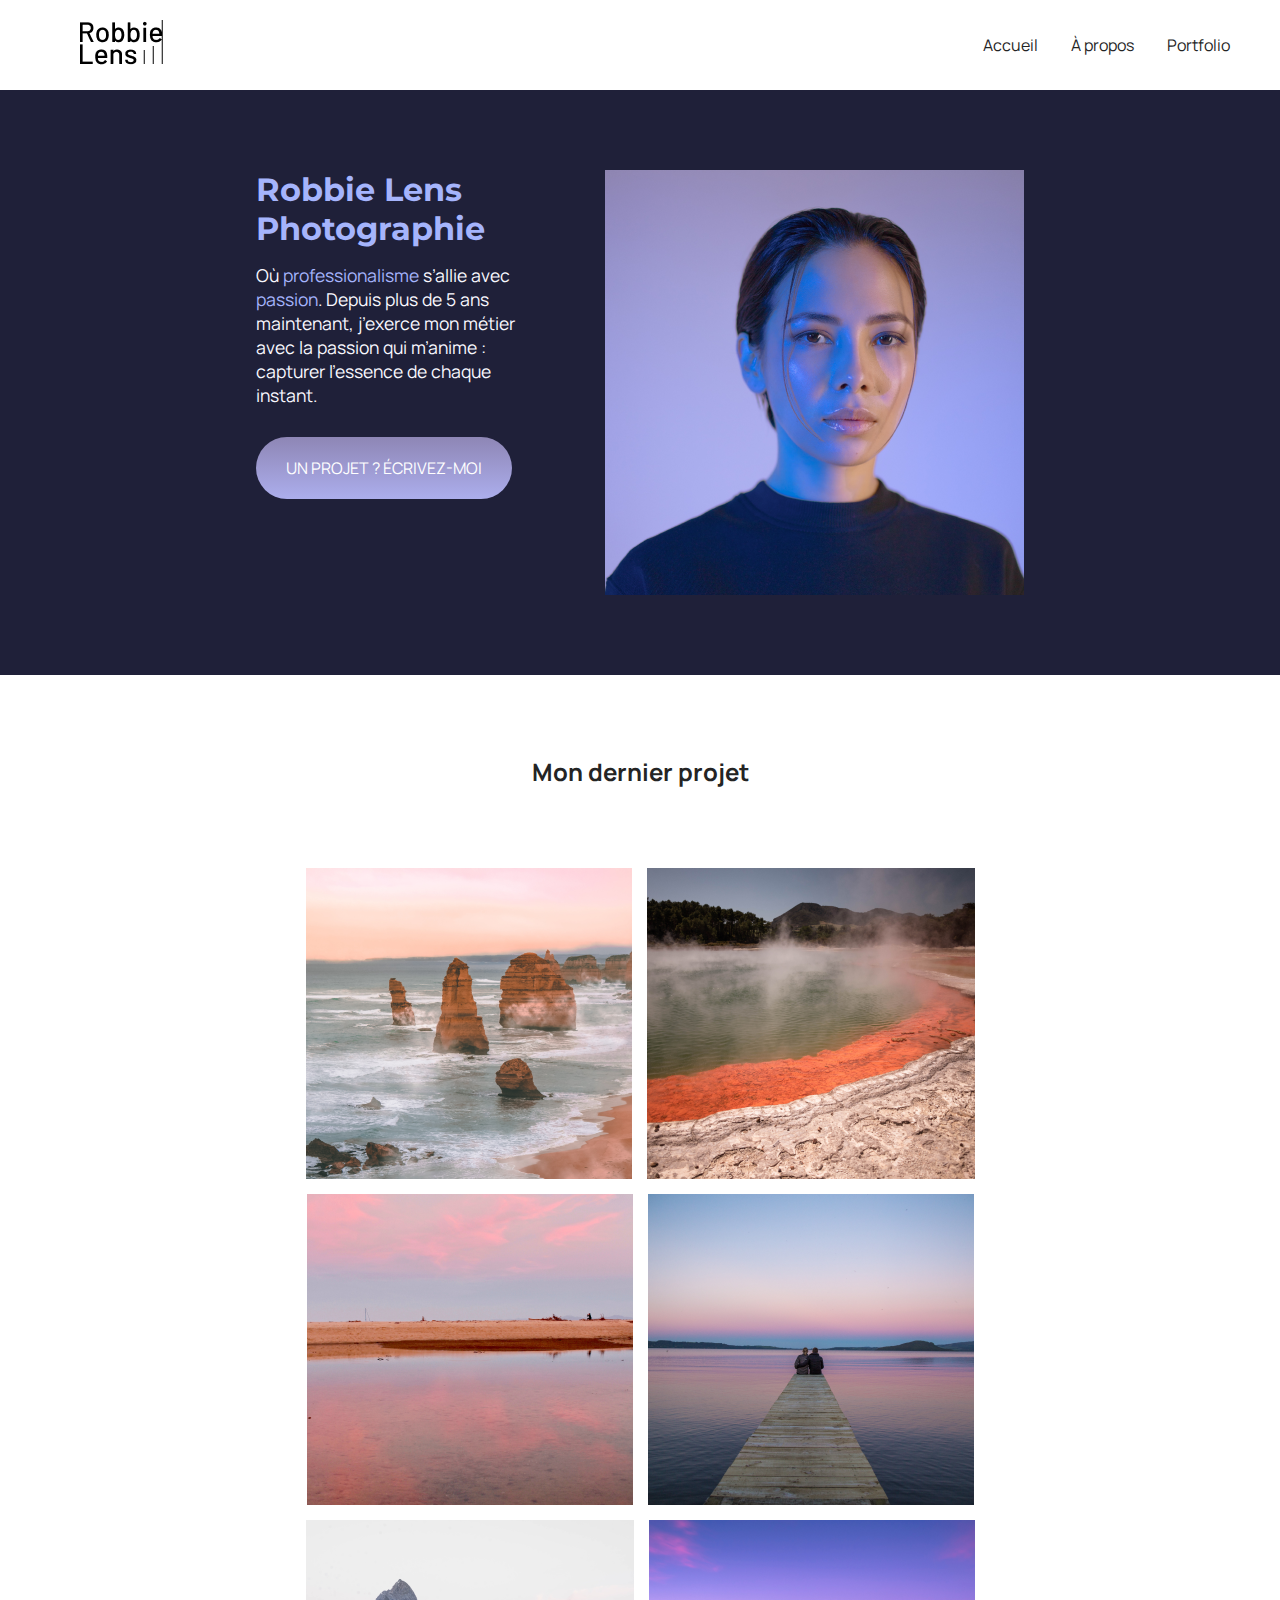
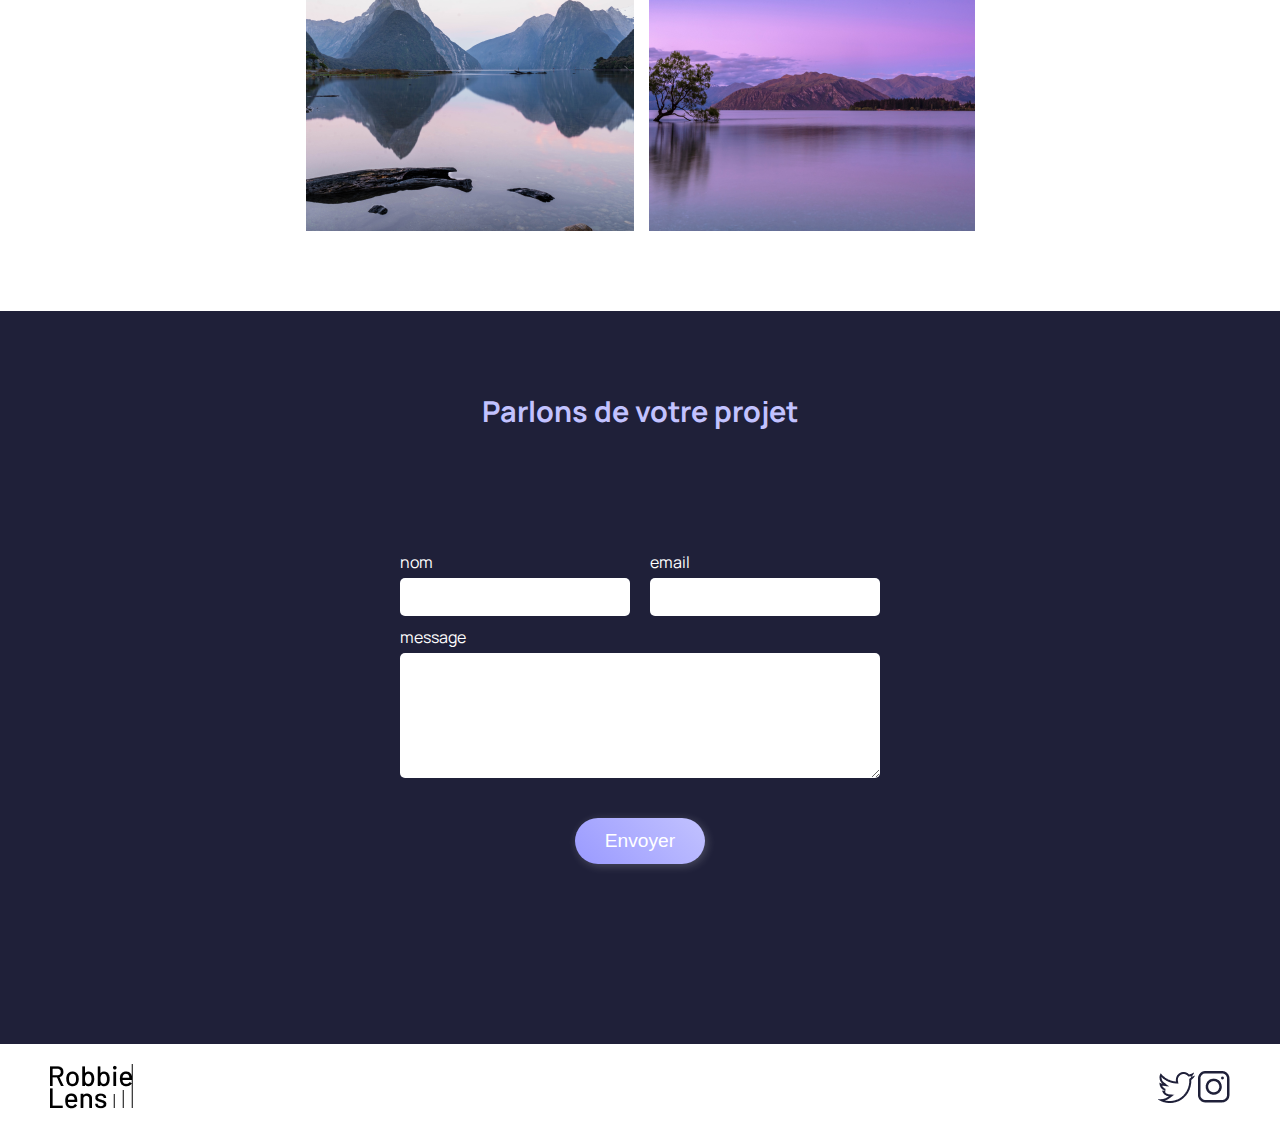
<file: index.html>
<!DOCTYPE html>
<html lang="fr">

<head>
<meta charset="UTF-8">
<title>Acceuil-Robbie Lens Photographie</title>
<link rel="stylesheet" href="style/style.css">
<link rel="stylesheet" href="style/index.css">
<link rel="preconnect" href="https://fonts.googleapis.com">
<link rel="preconnect" href="https://fonts.gstatic.com" crossorigin>
<link href="https://fonts.googleapis.com/css2?family=Manrope:wght@200..800&family=Montserrat:ital,wght@0,100..900;1,100..900&display=swap" rel="stylesheet">
</head>

<body>
<!-- Header de la page -->
   <header>

        <nav>
           <a href="index.html">
           <img src="images/logo.png" alt="Logo robbie-lens"></a>
           <div class="lien-de-navigation">
           <a href="index.html">Accueil</a>
           <a href="a-propos.html">À propos</a>
           <a href="portfolio.html">Portfolio</a>
           </div>
        </nav>

    </header>

    <main>
    <section class="contenu-acceuil">
        <div>
        <h1> Robbie Lens Photographie</h1>

          <p>
        Où <em>professionalisme</em> s’allie avec <em>passion</em>. 
        Depuis plus de 5 ans maintenant, j’exerce mon métier avec la passion
        qui m’anime : capturer l’essence de chaque instant.
          </p>
          <a href="portfolio.html" class="cta" >UN PROJET ? ÉCRIVEZ-MOI</a>
        </div>
          <img src="images/robbie-lens.png" alt="Robbie-lens">
    </section>
        
    
    <section class="images-acceuil">

        <h2>Mon dernier projet</h2>
        <div>
            <img src="images/accueil/element-1.png" alt="">
            <img src="images/accueil/element-2.png" alt="">
            <img src="images/accueil/element-3.png" alt="">
            <img src="images/accueil/element-4.png" alt="">
            <img src="images/accueil/element-5.png" alt="">
            <img src="images/accueil/element-6.png" alt="">
        </div>
    </section>
    <section class="section-contact">
        <h2>Parlons de votre projet</h2>

        <section>
            <form method="get" action="">
                <div class="form-group">
                    <div class="input-box">
                        <label for="nom">nom</label>
                        <input type="text" id="nom" name="nom">
                    </div>
                    <div class="input-box">
                        <label for="email">email</label>
                        <input type="email" id="email" name="email">
                    </div>
                </div>
                <div class="textarea-box">
                    <label for="message">message</label>
                    <textarea id="message" name="message" rows="7"></textarea>
                </div>
                <button type="submit">Envoyer</button>
            </form>
        </section>
        
    </section>

    <footer>
    <a href="index.html">
        <img src="images/logo.png" alt="Logo robbie-lens"></a>
    <div class="lien-de-navigation">
    <a href="https://twitter.com/" target="_blank">
        <img src="images/twitter.png" alt="Logo twittwer"></a>
    <a href="https://www.instagram.com/" target="_blank">
        <img src="images/instagram.png" alt="Logo instagram"></a>
    </div>
    </footer>

</main>
</body>

</html>
</file>
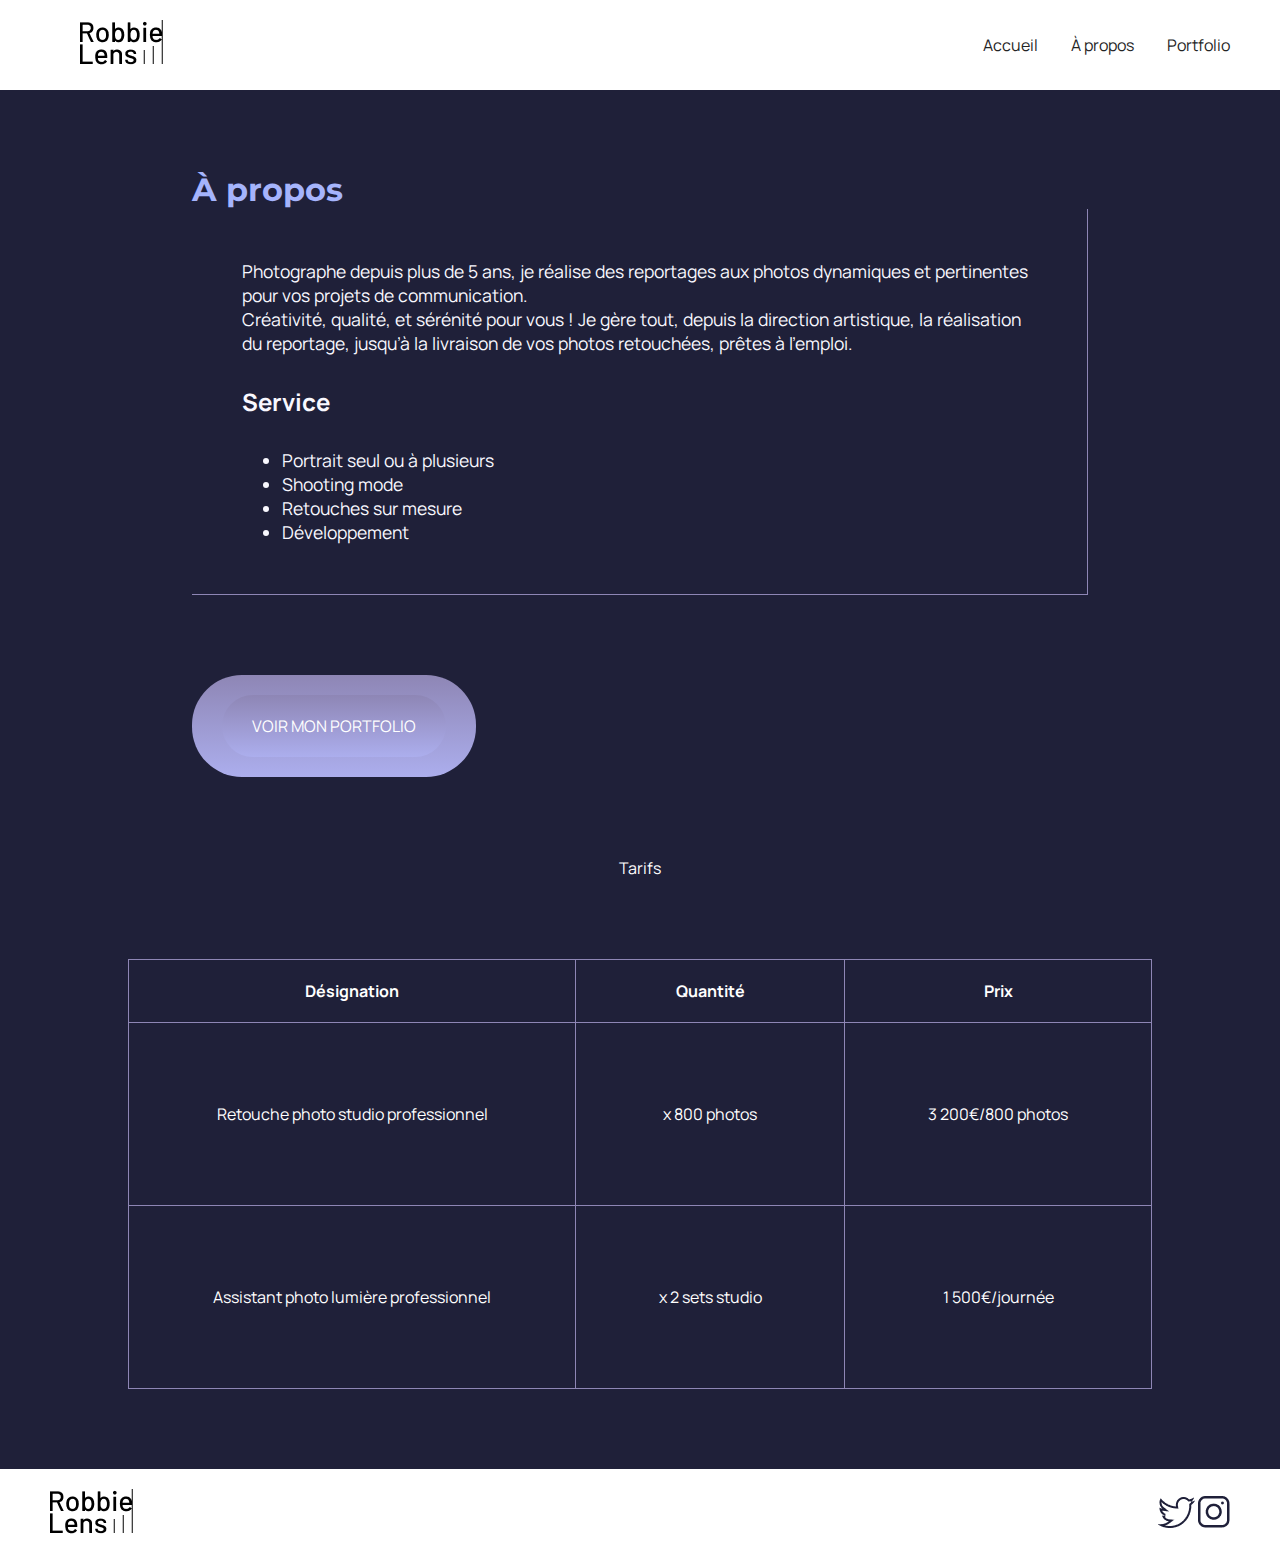
<file: a-propos.html>
<!DOCTYPE html>
<html lang="fr">

<head>
    <meta charset="utf-8">
    <title>À propos - Robbie Lens Photographie</title>
    <link rel="stylesheet" href="style/style.css">
    <link rel="stylesheet" href="style/a-propos.css">
    <link rel="preconnect" href="https://fonts.gstatic.com" crossorigin>
    <link href="https://fonts.googleapis.com/css2?family=Manrope&family=Montserrat&display=swap" rel="stylesheet">
</head>

<body>

<!-- Header de la page -->
<header>
    <nav>
        <a href="index.html">
            <img src="images/logo.png" alt="Logo robbie-lens">
        </a>
        <div class="lien-de-navigation">
        <a href="index.html">Accueil</a>
        <a href="a-propos.html">À propos</a>
        <a href="portfolio.html">Portfolio</a>
        </div>
    </nav>
</header>

<main>

    <section class="contenu-a-propos">
    <h1>À propos</h1>
   
<!-- zone encadrée -->
<div class="zone-encadree">

    <p>Photographe depuis plus de 5 ans, je réalise des reportages aux photos dynamiques et pertinentes pour vos projets de communication.<br>
     Créativité, qualité, et sérénité pour vous ! Je gère tout, depuis la direction artistique, la réalisation du reportage, 
     jusqu’à la livraison de vos photos retouchées, prêtes à l’emploi.
    </p>

    <h2>Service</h2>

    <ul>
        <li>Portrait seul ou à plusieurs</li>
        <li>Shooting mode</li>
        <li>Retouches sur mesure</li>
        <li>Développement</li>
    </ul>

</div>

    <div class="cta">
        <a href="portfolio.html" class="cta">VOIR MON PORTFOLIO</a>
    </div>
</section>

<table>
    <caption>Tarifs</caption>
    <tr>
        <th>Désignation</th>
        <th>Quantité</th>
        <th>Prix</th>
    </tr>
    <tr>
        <td>Retouche photo studio professionnel</td>
        <td>x 800 photos</td>
        <td>3 200€/800 photos</td>
    </tr>
    <tr>
        <td>Assistant photo lumière professionnel</td>
        <td>x 2 sets studio</td>
        <td>1 500€/journée</td>
    </tr>
</table>

</main>

<footer>
           <a href="index.html">
            <img src="images/logo.png" alt="Logo robbie-lens"></a>
    <div class="lien-de-navigation">
            <a href="https://twitter.com/" class="icone" target="_blank">
            <img src="images/twitter.png" alt="Logo twittwer"></a>
            <a href="https://www.instagram.com/" class="icone" target="_blank">
            <img src="images/instagram.png" alt="Logo instagram"></a>
    </div>
</footer>

</body>

</html>
</file>
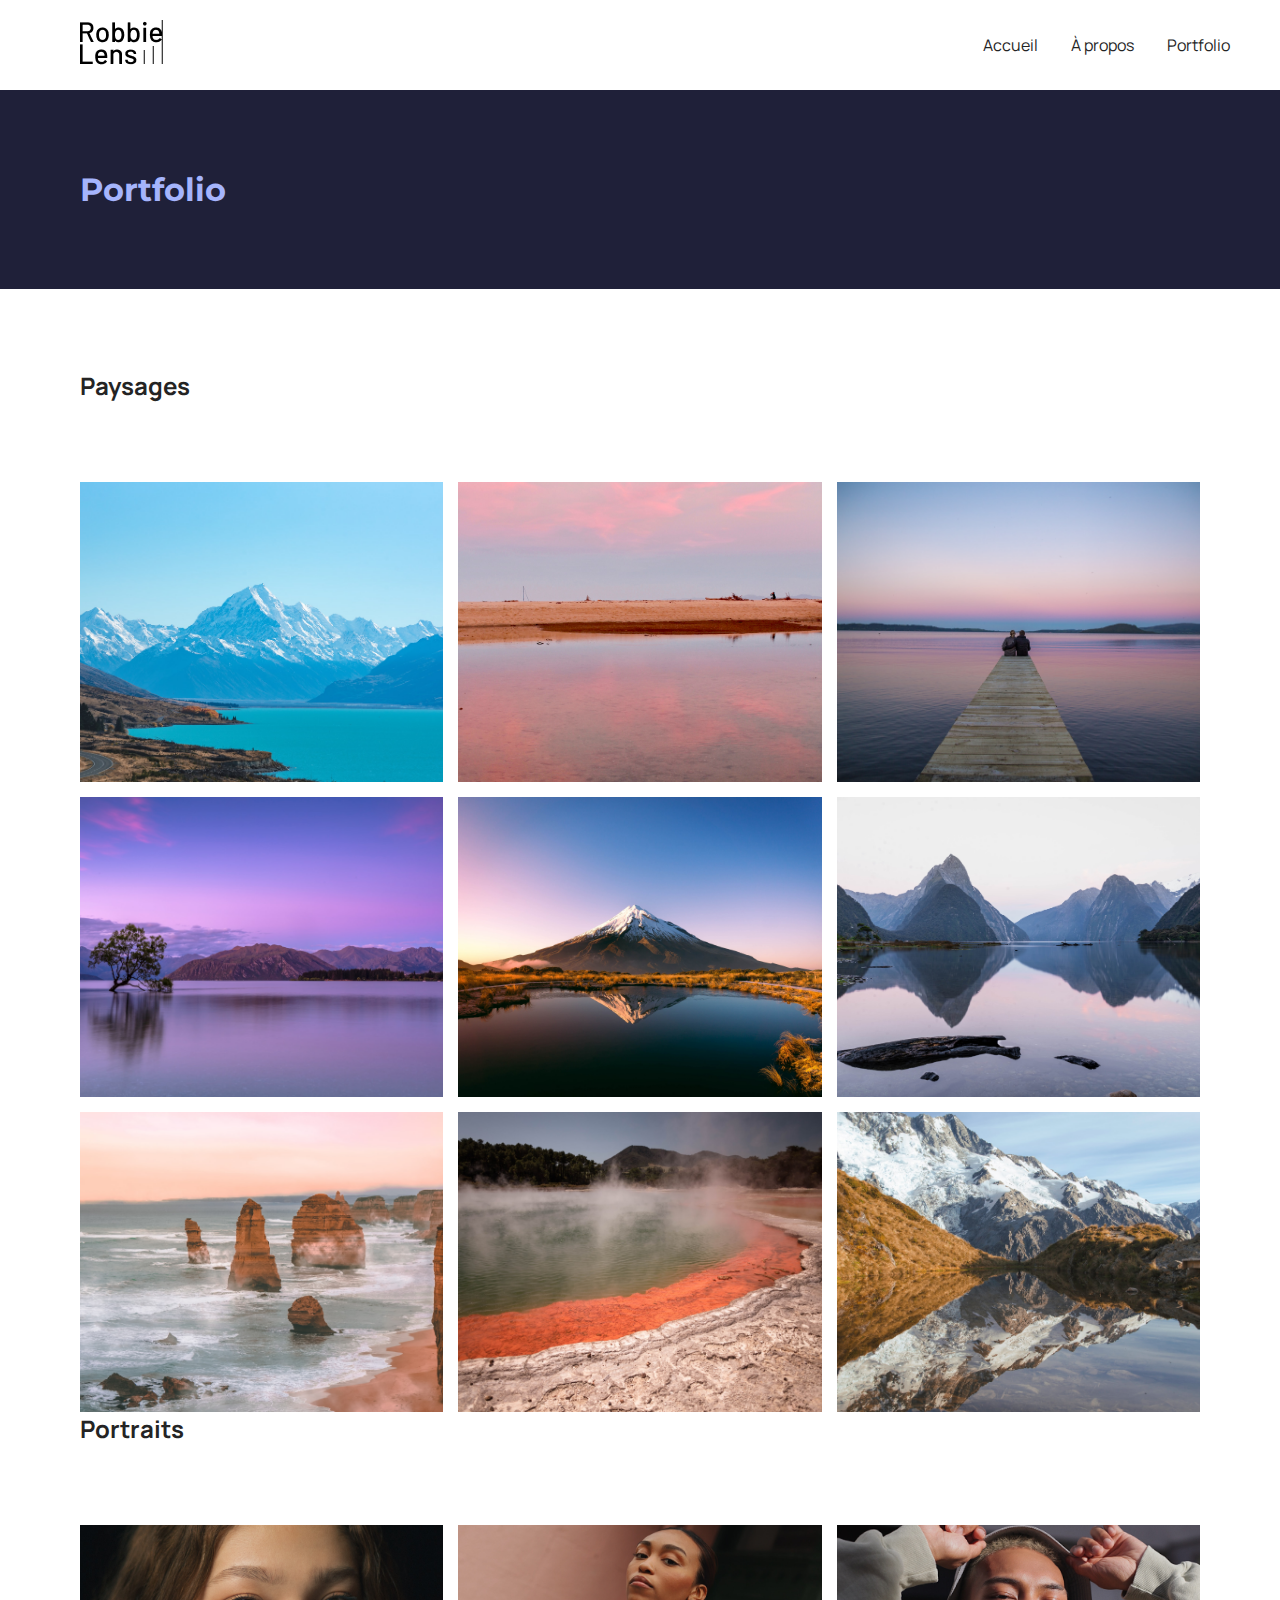
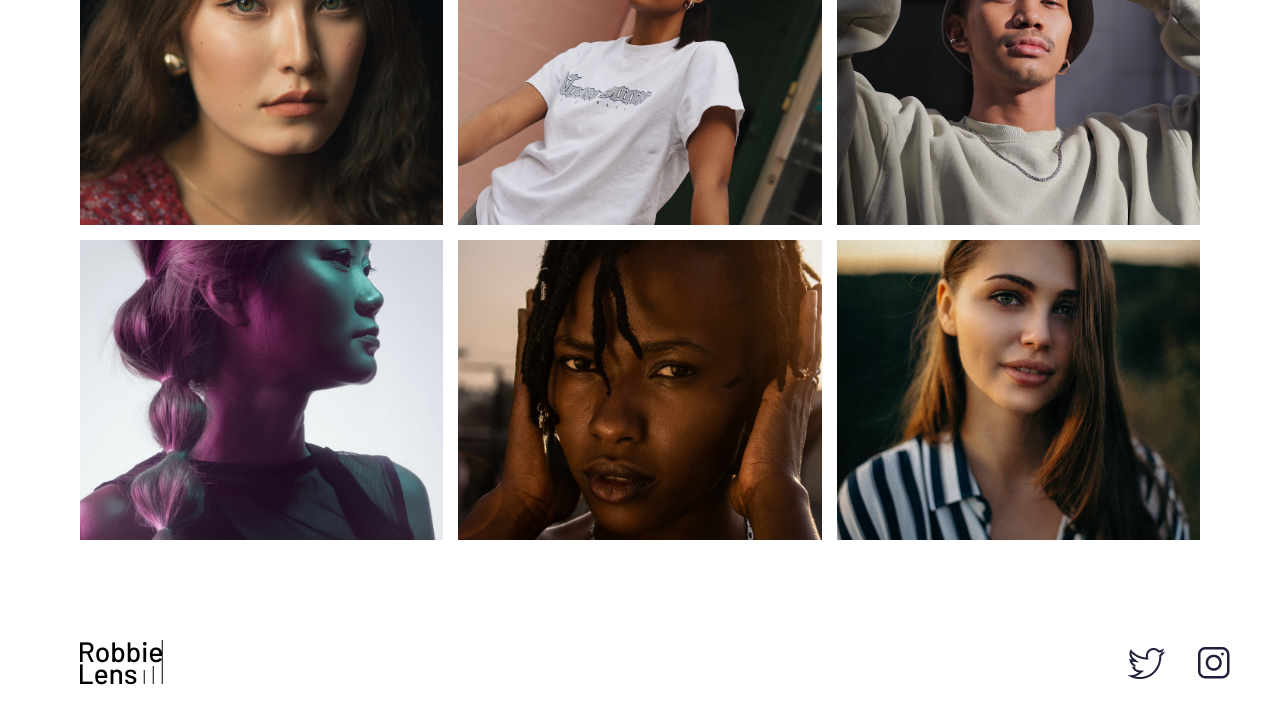
<file: portfolio.html>
<!DOCTYPE html>
<html lang="fr">

<head>
    <meta charset="utf-8" >
    <title>Portfolio - Robbie Lens Photographie</title>
    <link rel="stylesheet" href="/style/style.css">
    <link rel="stylesheet" href="/style/portfolio.css">
    <link rel="preconnect" href="https://fonts.googleapis.com">
    <link rel="preconnect" href="https://fonts.gstatic.com" crossorigin>
    <link href="https://fonts.googleapis.com/css2?family=Manrope&family=Montserrat&display=swap" rel="stylesheet">
</head>

<body>
    <header>
        <nav>
            <a href="index.html" class="lien-icone">
                <img src="images/logo.png" alt="Logo Robbie Lens" >
            </a>
            <div class="lien-de-navigation">
                <a href="index.html">Accueil</a>
                <a href="a-propos.html">À propos</a>
                <a href="portfolio.html">Portfolio</a>
            </div>
        </nav>
    </header>
    <main>
        <section>
            <h1>Portfolio</h1>
        </section>
        <section class="portfolio-section-photos">
            <h2>Paysages</h2>
            <!-- Créez ici votre grid Voyages -->
             <div class="grid-paysages">
                <a href="images/portfolio/paysage1.jpg" class="lien-conteneur-photo">
                <img src="images/portfolio/paysage1.jpg" alt="">
                <div class="photo-hover">Voir la photo</div>
                </a>
                <a href="images/portfolio/paysage2.jpg" class="lien-conteneur-photo">
                <img src="images/portfolio/paysage2.jpg" alt="">
                <div class="photo-hover">Voir la photo</div>
                </a>
                <a href="images/portfolio/paysage3.jpg" class="lien-conteneur-photo">
                <img src="images/portfolio/paysage3.jpg" alt="">
                <div class="photo-hover">Voir la photo</div>
                </a>
                <a href="images/portfolio/paysage4.jpg" class="lien-conteneur-photo">
                <img src="images/portfolio/paysage4.jpg" alt="">
                <div class="photo-hover">Voir la photo</div>
                </a>
                <a href="images/portfolio/paysage5.jpg" class="lien-conteneur-photo">
                <img src="images/portfolio/paysage5.jpg" alt="">
                <div class="photo-hover">Voir la photo</div>
                </a>
                <a href="images/portfolio/paysage6.jpg" class="lien-conteneur-photo">
                <img src="images/portfolio/paysage6.jpg" alt="">
                <div class="photo-hover">Voir la photo</div>
                </a>
                <a href="images/portfolio/paysage7.jpg" class="lien-conteneur-photo">
                <img src="images/portfolio/paysage7.jpg" alt="">
                <div class="photo-hover">Voir la photo</div>
                </a>
                <a href="images/portfolio/paysage8.jpg" class="lien-conteneur-photo">
                <img src="images/portfolio/paysage8.jpg" alt="">
                <div class="photo-hover">Voir la photo</div>
                </a>
                <a href="images/portfolio/paysage9.jpg" class="lien-conteneur-photo">
                <img src="images/portfolio/paysage9.jpg" alt="">
                <div class="photo-hover">Voir la photo</div>
                </a>
             </div>
            <h2>Portraits</h2>
            <!-- Créez ici votre grid Portraits -->
             <div class="grid-portraits">
                <a href="images/portfolio/portrait1.jpg" class="lien-conteneur-photo">
                <img src="images/portfolio/portrait1.jpg" alt="">
                <div class="photo-hover">Voir la photo</div>
                </a>
                <a href="images/portfolio/portrait2.jpg" class="lien-conteneur-photo">
                <img src="images/portfolio/portrait2.jpg" alt="">
                <div class="photo-hover">Voir la photo</div>
                </a>
                <a href="images/portfolio/portrait3.jpg" class="lien-conteneur-photo">
                <img src="images/portfolio/portrait3.jpg" alt="">
                <div class="photo-hover">Voir la photo</div>
                </a>
                <a href="images/portfolio/portrait4.jpg" class="lien-conteneur-photo">
                <img src="images/portfolio/portrait4.jpg" alt="">
                <div class="photo-hover">Voir la photo</div>
                </a>
                <a href="images/portfolio/portrait5.jpg" class="lien-conteneur-photo">
                <img src="images/portfolio/portrait5.jpg" alt="">
                <div class="photo-hover">Voir la photo</div>
                </a>
                <a href="images/portfolio/portrait6.jpg" class="lien-conteneur-photo">
                <img src="images/portfolio/portrait6.jpg" alt="">
                <div class="photo-hover">Voir la photo</div>
                </a>
             </div>
        </section>
    </main>
    <footer>
        <a href="index.html" class="lien-icone">
            <img src="images/logo.png" alt="Logo Robbie Lens" >
        </a>
        <div>
            <a target="_blank" href="https://twitter.com/" class="lien-icone">
                <img src="images/twitter.png" alt="Logo Twitter" >
            </a>
            <a target="_blank" href="https://www.instagram.com/" class="lien-icone">
                <img src="images/instagram.png" alt="Logo Instagram" >
            </a>
        </div>
    </footer>
</body>

</html>
</file>
<file: style/style.css>
* {
  margin: 0;
}

body {
  font-family: 'Manrope', sans-serif;
  font-size: 1em;
  background-color: #1f2039;
}

a {
  color: #242424;
  text-decoration: none;
}

em {
  color: #a5b4fc;
  font-style: normal;
}

h1 {
  font-size: 2em;
  color: #a5b4fc;
  font-family: 'Montserrat', sans-serif;
}

h2 {
  color: #f9f8ff;
}

p,
li {
  font-size: 1.1em;
  color: #f9f8ff;
}

header,
footer {
  background-color: white;
  padding: 20px 50px;
}

.cta {
  display: inline-block;
  background: linear-gradient(#8e86b5, #acaeed);
  color: white;
  border-radius: 50px;
  padding: 20px 30px;
}

a:hover {
  text-decoration: underline;
}

.cta:hover {
  background: linear-gradient(#696484, #8788ba);
  text-decoration: none;
}

.lien-icone {
  margin-left: 30px;
}

.lien-icone:hover {
  opacity: 0.5;
}

section {
  padding: 80px;
}

footer,
nav {
  display: flex;
  flex-direction: row;
  align-items: center;
  justify-content: space-between;
}

nav a {
  margin-left: 30px;
}

@media screen and (max-width:996px){
  header nav{
  display: flex;
  flex-direction: column;
  justify-content: center;
}
.lien-de-navigation{
  display: flex;
  flex-direction: column;
  padding: 10px;
}
header nav img{
  margin-bottom: 20px;
}
header, footer{
  padding: 20px 20px;
}
h1{
  font-size: 2em;
}
section{
  padding: 50px 20px 50px 20px;
}
nav a{
  margin-left: 10px;
  margin-right: 10px;
}
}
</file>
<file: style/index.css>
.images-acceuil {
  background-color: white;
  padding: 80px;
}

.images-acceuil h2 {
  color: #242424;
  text-align: center;
  margin-bottom: 80px;
}

.images-acceuil div {
  display: flex;
  flex-direction: row;
  flex-wrap: wrap;
  gap: 15px;
  justify-content: center;
  margin-bottom: 15px;
  margin: auto;
  width: 80%;
}

.contenu-acceuil {
  display: flex;
  flex-direction: row;
  width: 60%;
  align-items: flex-start;
  margin: auto;
  max-width: 1000px;
}

.contenu-acceuil h1 {
  margin-bottom: 15px;
}

.contenu-acceuil p {
  margin-bottom: 30px;
}

.contenu-acceuil div {
  padding-right: 80px;
}
.section-contact{
  color: white;
}
 /* Titre */
.section-contact h2{
  font-size: 1.8em;
  color: #c2c2ff;
  margin-bottom: 20px;
  text-align: center;
}
/* Style du formulaire */
form {
  display: flex;
  flex-direction: column;
  align-items: center;
  width: 50%;
  margin: auto;
  padding: 20px;
  max-width: 1000px;
}
/* Groupes de champs (nom + email) */
.form-group {
  display: flex;
  justify-content: space-between;
  width: 100%;
}

/* Boîtes pour les champs */
.input-box {
  display: flex;
  flex-direction: column;
  width: 48%;
}

/* Zone de message */
.textarea-box {
  display: flex;
  flex-direction: column;
  width: 100%;
  margin-top: 10px;
}

/* Style des labels */
label {
  font-size: 1em;
  margin-bottom: 5px;
}

/* Style des champs de saisie */
input, textarea {
  background-color: white;
  border: none;
  padding: 10px;
  border-radius: 5px;
  font-size: 1em;
  color: #333;
}

/* Bouton */
button {
  margin-top: 40px;
  padding: 12px 30px;
  font-size: 1.2em;
  border: none;
  border-radius: 25px;
  cursor: pointer;
  background: linear-gradient(45deg, #9a9aff, #c2c2ff);
  color: #fff;
  box-shadow: 2px 2px 10px rgba(255, 255, 255, 0.2);
  transition: 0.3s;
}

button:hover {
  background: linear-gradient(45deg, #b0b0ff, #d4d4ff);
}
@media screen and (max-width:996px){
  .contenu-acceuil {
    flex-direction: column;
    width: 90%;
    text-align: center;
    justify-content: center;
  }
  .contenu-acceuil div {
    padding-right: 0;
    text-align: center;
    order: 2;
  }
  .contenu-acceuil img {
    order: 1;
    margin-bottom: 20px;
    width: 100%;
  }
  .images-acceuil div {
    flex-direction: column;
  }
  .images-acceuil div img {
    width: 100%;
    height: auto;
  }
  .section-contact{
    padding: 50px 20px;
  }
  .form-group{
    flex-direction: column;
    gap: 0;
  }
}
</file>
<file: style/a-propos.css>
.zone-encadree {
  border-right: 1px solid #8e86b5;
  border-bottom: 1px solid #8e86b5;
  padding: 50px;
  margin-bottom: 80px;
}

.zone-encadree h2 {
  margin-top: 30px;
}

.zone-encadree ul {
  margin-top: 30px;
}

.zone-encadree + div {
  text-align: center;
}

.contenu-a-propos {
  width: 70%;
  margin: auto;
}
table{
  margin: auto;
  width: 80%;
  text-align: center;
  color: white;
  border-collapse: collapse;
  margin-bottom: 80px;
}
th, td{
  border: 1px solid #8e86b5; 
}
td{
  padding: 80px;
}
th{
  padding: 20px;
}
caption{
  margin-bottom: 80px;
}
@media  screen and (max-width: 996px){
table{
  display: none;
}
  
}
</file>
<file: style/portfolio.css>
.portfolio-section-photos {
  background-color: white;
}

.portfolio-section-photos h2 {
  color: #242424;
  margin-bottom: 80px;
}

.grid-paysages {
  display: grid;
  grid-template-columns: 1fr 1fr 1fr;
  grid-template-rows: 300px 300px 300px;
  gap: 15px;
}

.grid-portraits {
  display: grid;
  grid-template-columns: 1fr 1fr 1fr;
  grid-template-rows: 300px 300px;
  gap: 15px;
}

.grid-paysages img,
.grid-portraits img {
  width: 100%;
  height: 100%;
  object-fit: cover;
}

.lien-conteneur-photo {
  position: relative;
}

.photo-hover {
  position: absolute;
  top: 0;
  left: 0;
  right: 0;
  bottom: 0;
  display: flex;
  align-items: center;
  justify-content: center;
  font-size: 1.5em;
  color: white;
  background-color: rgba(0, 0, 0, 0.7);
  display: none;
}

.lien-conteneur-photo:hover .photo-hover {
  display: flex;
}
@media screen and (max-width: 996px){
  .grid-paysages{
    grid-template-columns: 1fr;
    gap: 15px;
  }
  .grid-portraits{
    grid-template-columns: 1fr;
    gap: 15px;
  }
}
</file>
